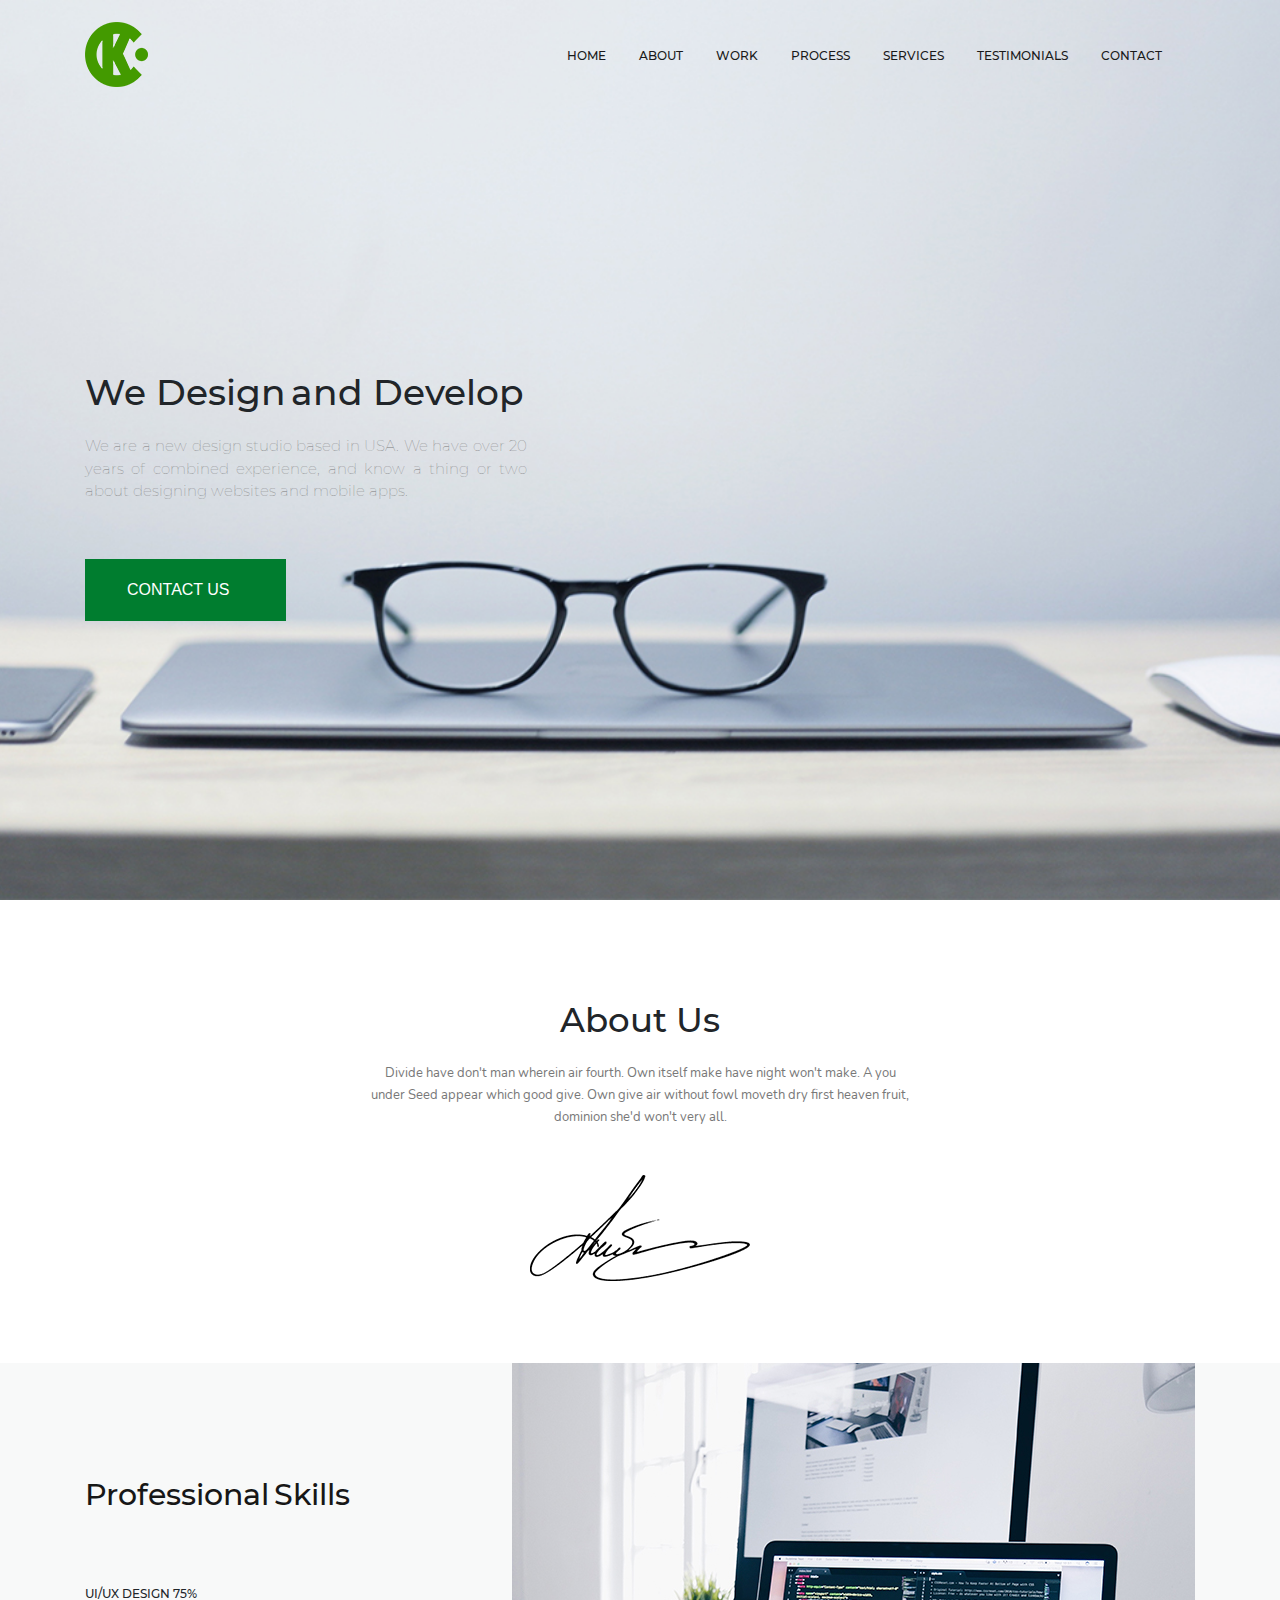
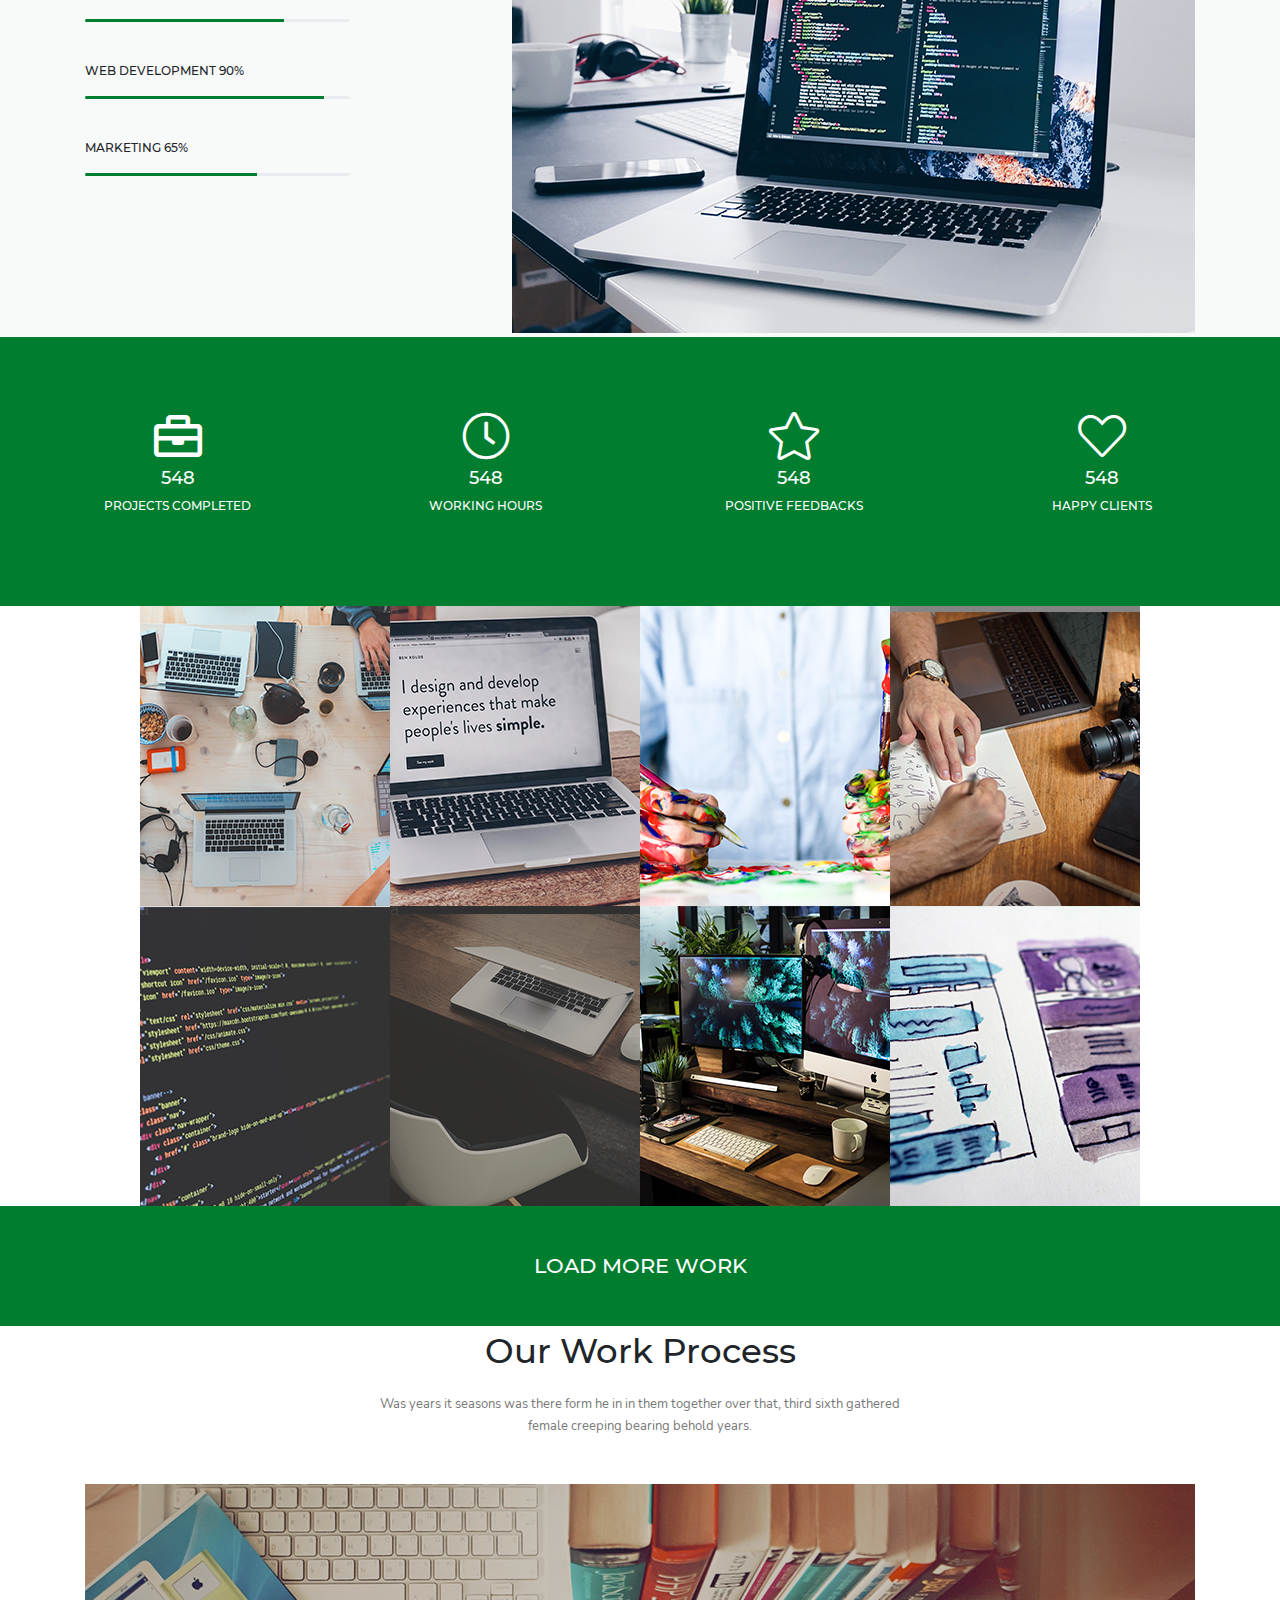
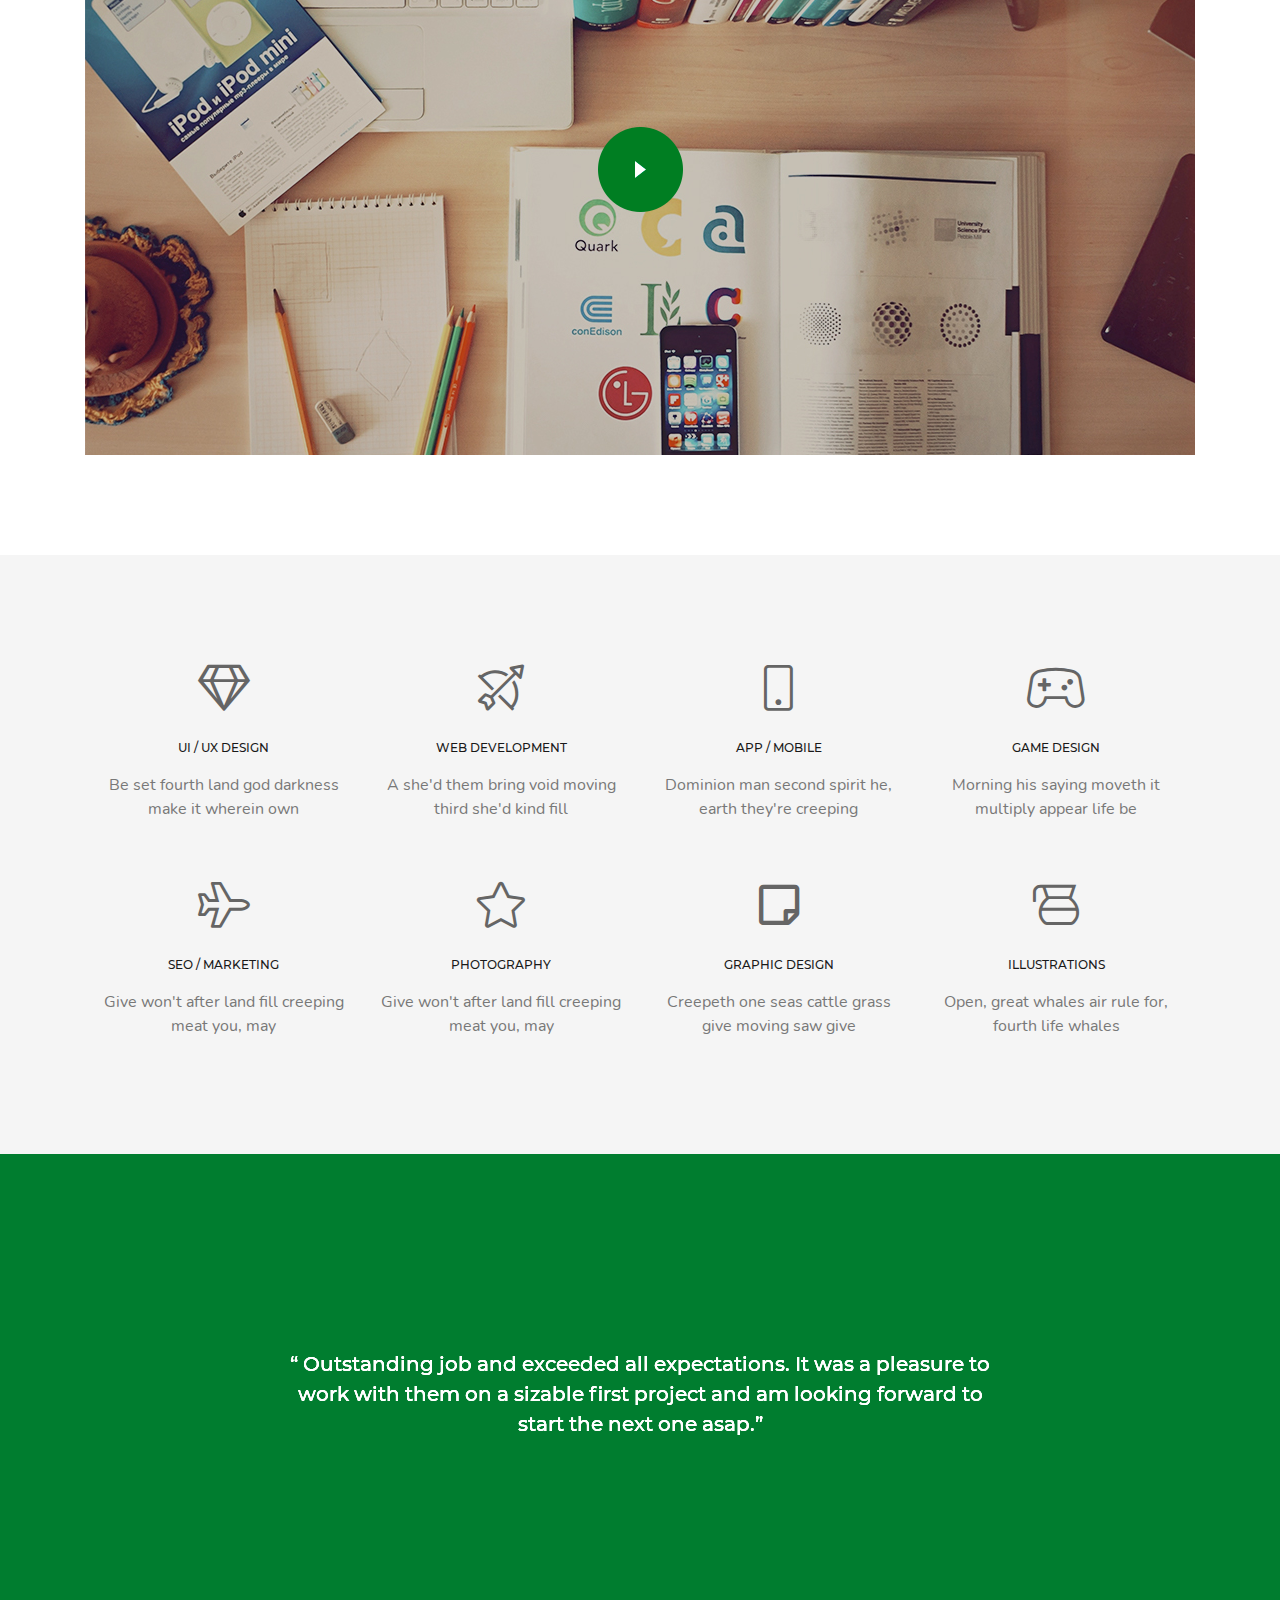
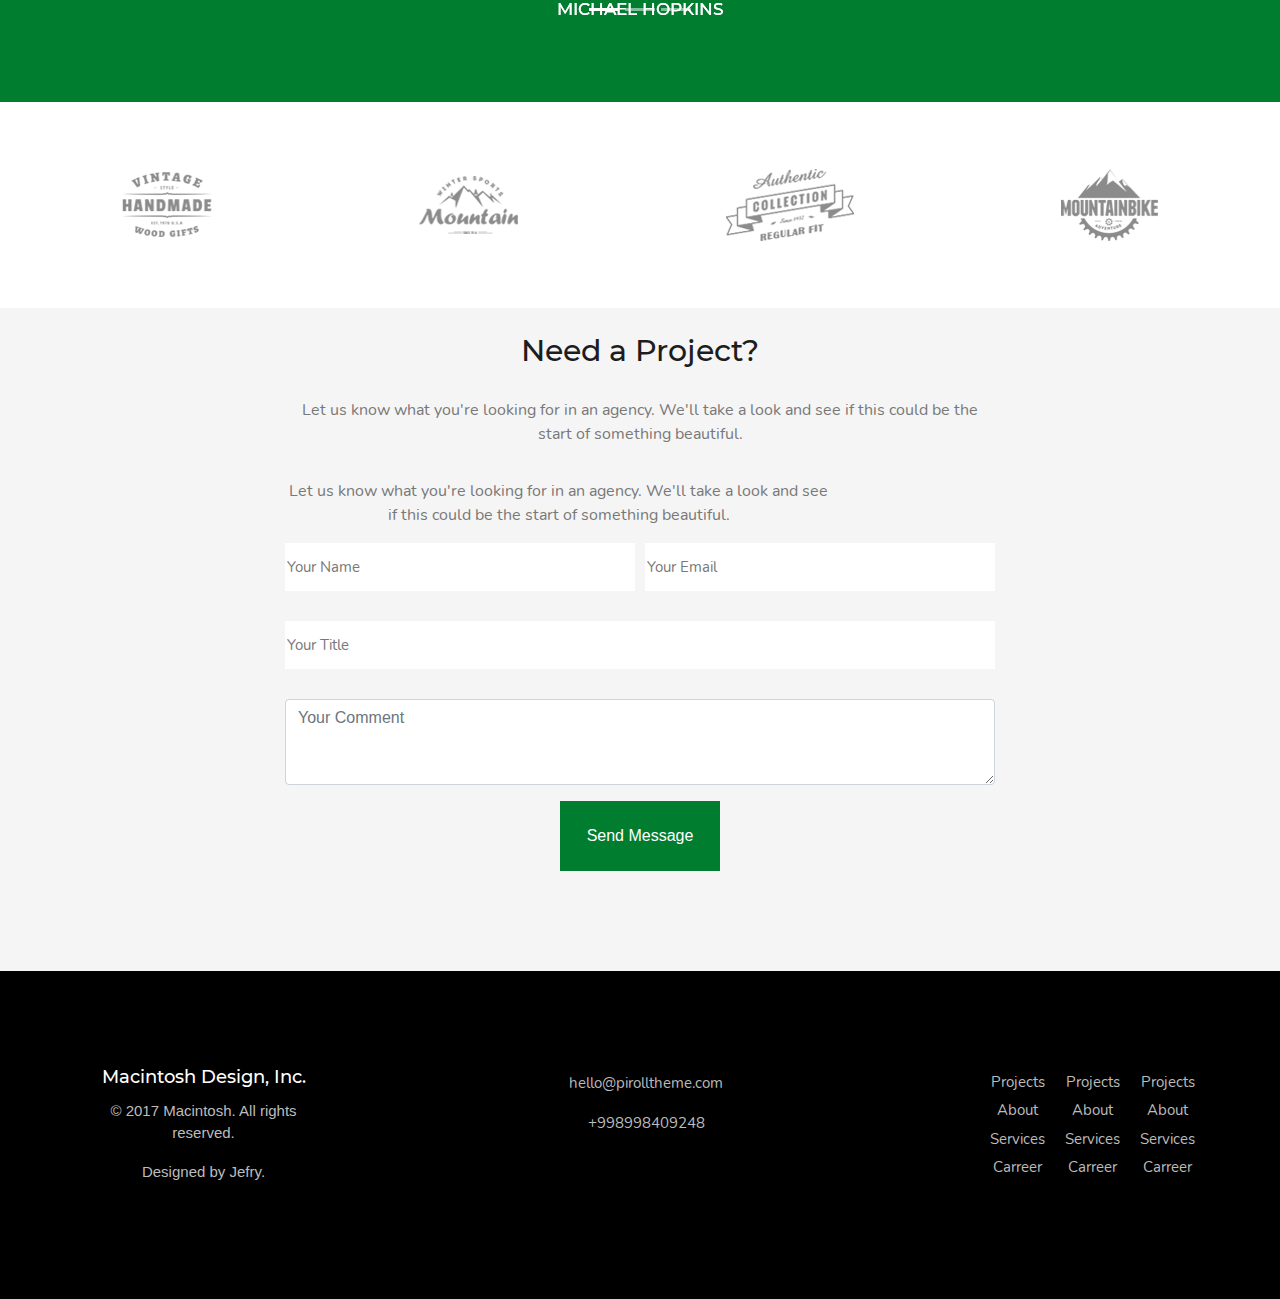
<file: index.html>
<!DOCTYPE html>
<html lang="ru">
<head>
    <meta charset="UTF-8">
    <meta name="viewport" content="width=device-width, initial-scale=1.0">
    <title>Homework</title>
    <link rel="stylesheet" href="style/animate.css">
    <link rel="stylesheet" href="style/fonts.css">
    <link rel="stylesheet" href="style/all.min.css">
    <link rel="stylesheet" href="style/bootstrap.min.css">
    <link rel="stylesheet" href="style/style.css">
    
</head>
<body>
    <header class="header min-vh-100 flex-column d-flex">
        <div class="header__nav ">
        <div class="container">
            
                <nav class="  navbar-expand-lg d-flex justify-content-between align-items-center  flex-wrap">
                   <a href="#" class="logo animated heartBeat infinite"> <img src="img/logo.png" alt=""></a>
                    <button class="navbar-toggler" type="button" data-toggle="collapse" data-target="#navbarSupportedContent"
                        aria-controls="navbarSupportedContent" aria-expanded="false" aria-label="Toggle navigation">
                        <i class="far fa-bars header__btn"></i>
                    </button>
                
                    <div class="collapse navbar-collapse flex-grow-0" id="navbarSupportedContent">
                        <ul class="navbar-nav mr-auto ">
                            <li class="nav-item active">      
                                <a class="header__nav-link" href="home.html">Home</a>
                            </li>
                            <li class="nav-item">
                                <a class="header__nav-link" href="about.html">about</a>
                            </li>
                            <li class="nav-item">
                                <a class="header__nav-link" href="#">work</a>
                            </li>
                            <li class="nav-item">
                                <a class="header__nav-link" href="#">process</a>
                            </li>
                            <li class="nav-item">
                                <a class="header__nav-link" href="#">services</a>
                            </li>
                            <li class="nav-item">
                                <a class="header__nav-link" href="porject.html">testimonials</a>
                            </li>
                            <li class="nav-item dropdown ">
                                <a class="header__nav-link " href="#" id="navbarDropdown" role="button" data-toggle="dropdown"
                                aria-haspopup="true" aria-expanded="false"> contact</a> 
                                <div class="dropdown-menu" aria-labelledby="navbarDropdown">
                                    <a class="dropdown-item" href="tel:+998998409248">+998 99 840 92 48</a>
                                    <div class="dropdown-divider"></div>
                                    <a class="dropdown-item" href="mailto:@buribayv@gmail.com">buribayv@gmail.com</a>
                                </div>
                            </li>

                        </ul>
                      
                    </div>
                </nav>
                </div>
               
            </div>
            <div class="header__content  flex-column d-flex justify-content-center flex-grow-1">
                <div class="container">
                    <div class="asd d-flex">
                <h1 class="header__title">We Design</h1>
                <p class="header__title"> and Develop</p>
                </div>
                <p class="header__text1">We are a new design studio based in USA. We have over
                20 years of combined experience, and know a thing or two
                about designing websites and mobile apps.</p>
               <a href="#" class="header__btn1">CONTACT US</a>
                </div>
            </div>
            
    </header>
    <main class="main ">
        <div class="container">
            <div class="row row1">
                <div class="col-12 d-flex align-items-center flex-column">
                    <p class="main__title"> About Us</p>
                    <p class="main__text">Divide have don't man wherein air fourth. Own itself make have night won't make.
                    A you under Seed appear which good give. Own give air without fowl moveth dry first
                    heaven fruit, dominion she'd won't very all.</p>
                    <img src="img/Роспись_авиаконструктора_Антонова_О._К.png" alt="" class="podpis">

                </div>

            </div>
        </div>
        <div class="main__info">
            <div class="container">
                <div class="row row2">
                    <div class="col-12 col11 d-flex align-items-center justify-content-between">
                        <div class="left">

                       <div class="info__title d-flex">
                         <div class="title1"> <h2 class="info__title">Professional</h2></div> 
                         <div class="title2"> <h2 class="info__title">Skills</h2></div> 
                       </div>

                    <p class="progress__text">UI/UX Design 75%</p>
                    <div class="progress ">
                        
                        <div class="progress-bar" role="progressbar" style="width: 75%;" aria-valuenow="75" aria-valuemin="0"
                            aria-valuemax="100"></div>
                    </div>
                    <p class="progress__text">web development 90%</p>
                    <div class="progress">
                        
                        <div class="progress-bar" role="progressbar" style="width: 90%;" aria-valuenow="90" aria-valuemin="0"
                            aria-valuemax="100"></div>
                    </div>
                    <p class="progress__text">marketing 65%</p>
                    <div class="progress">
                        
                        <div class="progress-bar" role="progressbar" style="width: 65%;" aria-valuenow="65" aria-valuemin="0"
                            aria-valuemax="100"></div>
                    </div>
                        </div>


                        <div class="right">
                            <img src="img/right__img.jpg" alt="" class="right-img">
                        </div>

                    </div>
                </div>
             
            </div>
            <div class="main__icons">
                <div class="container">
                    <div class="row row3">
                        <div class="col-12 col12 d-flex justify-content-between">
                            <div class="item col-2 d-flex flex-column align-items-center">
                        <i class="far fa-briefcase main-icon"></i>
                        <p class="icons-text">548</p>
                        <p class="icons-info">projects completed</p>
                    
                            </div>
                            <div class="item col-2 d-flex flex-column align-items-center">
                                <i class="fal fa-clock main-icon"></i>
                                <p class="icons-text">548</p>
                                <p class="icons-info">working hours</p>
                            
                            </div>
                            <div class="item col-2 d-flex flex-column align-items-center">
                            <i class="fal fa-star main-icon"></i>
                                <p class="icons-text">548</p>
                                <p class="icons-info">POSITIVE FEEDBACKS</p>
                            
                            </div>
                            <div class="item col-2 d-flex flex-column align-items-center">
                                <i class="fal fa-heart main-icon"></i>
                                <p class="icons-text">548</p>
                                <p class="icons-info"> HAPPY CLIENTS</p>
                            
                            </div>
                        </div>
                    </div>
                </div>
            </div>
            </div>
            <!-- 11111111111111111111111111111111111111111 -->
            <!-- 111111111111111111111111111111111111111111 -->

        <div class="main__imagines  ">
            <div class="imagines1 d-flex ">
                <div class="item-img d-flex align-items-center flex-column justify-content-center">
                    <img src="img/1.jpg" alt="" class="imgg" id="pos">
                    <p class="pos1 align-items-center justify-content-center">a</p>
                    <img src="img/eyes.png" alt="" class="pos"  id="pos">      
                </div>
                <div class="item-img d-flex align-items-center flex-column justify-content-center">
                    <img src="img/home3.png" alt="" class="imgg">
                    <p class="pos1 align-items-center justify-content-center">a</p>
                    <img src="img/eyes.png" alt="" class="pos"> 
                </div>
                <div class="item-img d-flex align-items-center flex-column justify-content-center">
                    <img src="img/home7.png" alt=""  class="imgg">
                    <p class="pos1 d-flex align-items-center justify-content-center">a</p>
                    <img src="img/eyes.png" alt="" class="pos">
                </div>
                <div class="item-img d-flex align-items-center flex-column justify-content-center">
                    <img src="img/home8.png" alt="" class="imgg">
                    <p class="pos1 align-items-center justify-content-center">a</p>
                    <img src="img/eyes.png" alt="" class="pos">
                </div>
            </div>
            <div class="imagines2 d-flex  ">
    <div class="item-img d-flex align-items-center flex-column justify-content-center">
        <img src="img/5.png" alt=""  class="imgg">
        <p class="pos1 align-items-center justify-content-center">a</p>
        <img src="img/eyes.png" alt="" class="pos">
    </div>
    <div class="item-img d-flex align-items-center flex-column justify-content-center">
        <img src="img/6.png" alt="" class="imgg">
        <p class="pos1 align-items-center justify-content-center">a</p>
        <img src="img/eyes.png" alt="" class="pos">
    </div>
    <div class="item-img d-flex align-items-center flex-column justify-content-center">
        <img src="img/7.png" alt=""  class="imgg">
        <p class="pos1 align-items-center justify-content-center">a</p>
        <img src="img/eyes.png" alt="" class="pos">
    </div>
    <div class="item-img d-flex align-items-center flex-column justify-content-center"><img src="img/8.png" alt="" class="imgg">
        <p class="pos1 align-items-center justify-content-center">a</p>
        <img src="img/eyes.png" alt="" class="pos">
    </div>
            </div>
            <!-- 11111111111111111111111111111111111111111111 -->
            <!-- 111111111111111111111111111111111111111111111 -->
       
        </div>
        <div class="main__load">
            <div class="container text">
                <h2 class="main5">load more work</h2>
            </div>
        </div>
        <div class="main__work">
            <div class="container">
                <div class="row">
                <div class="col-12 d-flex align-items-center flex-column">
                    <p class="main__title">Our Work Process</p>
                    <p class="main__text">Was years it seasons was there form he in in them together over that,
                    third sixth gathered female creeping bearing behold years.</p>
                    <div class="mains-10 d-flex flex-column align-items-center justify-content-center">
                    <img src="img/main5.jpg" alt="" class="main10">
                   <img src="img/arrow.png" alt="" class="main-10">
                    </div>
                
                </div>
            </div>
        </div>
        </div>
        <div class="main__1">
            <div class="container">
                <div class="row">
                <div class="col-12 status d-flex justify-content-center flex-wrap ">
                    <div class="col-3 d-flex flex-column align-items-center bottom flex-wrap">
                        <i class="fal fa-gem diamonds"></i>
                        <p class="col3-text">ui / ux design</p>
                        <p class="col3-info">Be set fourth land god darkness
                        make it wherein own</p>

                    </div>
                    <div class="col-3 d-flex flex-column align-items-center bottom flex-wrap">
                        <i class="fal fa-bow-arrow diamonds"></i>
                        <p class="col3-text">web development</p>
                        <p class="col3-info">A she'd them bring void moving
                        third she'd kind fill
                       </p>

                    </div>
                    <div class="col-3 d-flex flex-column align-items-center  bottom flex-wrap">
                    <i class="fal fa-mobile diamonds"></i>
                        <p class="col3-text">app / mobile</p>
                        <p class="col3-info">Dominion man second spirit he,
                        earth they're creeping
                        </p>

                    </div>
                    <div class="col-3 d-flex flex-column align-items-center bottom flex-wrap ">
                    <i class="fal fa-gamepad-alt diamonds"></i>
                        <p class="col3-text">game design</p>
                        <p class="col3-info">Morning his saying moveth it
                        multiply appear life be
                       </p>

                    </div>
                    <div class="col-3 d-flex flex-column align-items-center flex-wrap">
                <i class="fal fa-plane diamonds"></i>
                        <p class="col3-text">SEO / marketing</p>
                        <p class="col3-info">Give won't after land fill creeping
                        meat you, may
                        
                       </p>

                    </div>
                    <div class="col-3 d-flex flex-column align-items-center flex-wrap">
                <i class="fal fa-star diamonds"></i>
                        <p class="col3-text">photography</p>
                        <p class="col3-info">Give won't after land fill creeping
                        meat you, may
                        
                       </p>

                    </div>
                    <div class="col-3 d-flex flex-column align-items-center flex-wrap">
                <i class="far fa-sticky-note diamonds"></i>
                        <p class="col3-text">graphic design</p>
                        <p class="col3-info">Creepeth one seas cattle grass
                        give moving saw give
                        
                       </p>

                    </div>
                    <div class="col-3 d-flex flex-column align-items-center flex-wrap">
                <i class="fal fa-coffee-pot diamonds"></i>
                        <p class="col3-text">illustrations</p>
                        <p class="col3-info">Open, great whales air rule for, 
fourth life whales
                        
                       </p>

                    </div>

                </div>
            </div>
            </div>
        </div>
        <div class="main__slider">
            <div class="container">
                <div id="carouselExampleIndicators" class="carousel slide" data-ride="carousel">
                    <ol class="carousel-indicators">
                        <li data-target="#carouselExampleIndicators" data-slide-to="0" class="active"></li>
                        <li data-target="#carouselExampleIndicators" data-slide-to="1"></li>
                        <li data-target="#carouselExampleIndicators" data-slide-to="2"></li>
                    </ol>
                    <div class="carousel-inner d-flex ">
                        <div class="carousel-item d-flex flex-column align-items-center active ">
                          <p class="slider__text col-8">“ Outstanding job and exceeded all expectations. It was a pleasure
                        to work with them on a sizable first project and am looking
                        forward to start the next one asap.”</p>
                        <p class="slider-info">Michael Hopkins</p>
                        </div>
                        <div class="carousel-item  d-flex flex-column align-items-center ">
                            <p class="slider__text col-8">“ Outstanding job and exceeded all expectations. It was a pleasure
                                to work with them on a sizable first project and am looking
                                forward to start the next one asap.”</p>
                            <p class="slider-info">Michael Hopkins</p>
                           
                        </div>
                        <div class="carousel-item  d-flex flex-column align-items-center">
                            <p class="slider__text col-8">“ Outstanding job and exceeded all expectations. It was a pleasure
                                to work with them on a sizable first project and am looking
                                forward to start the next one asap.”</p>
                            <p class="slider-info"></p>
                           
                        </div>
                    </div>
                    <a class="carousel-control-prev" href="#carouselExampleIndicators" role="button" data-slide="prev">
                       
                        <span class="sr-only">Previous</span>
                    </a>
                    <a class="carousel-control-next" href="#carouselExampleIndicators" role="button" data-slide="next">
                        
                    </a>
                </div>
            </div>
        </div>
        <div class="icons__main ">
            <div class="container  qwer col-10   d-flex align-items-center justify-content-between">
            <img src="img/1.png" alt="" class="icons2">
            <img src="img/2.png" alt="" class="icons2">
            <img src="img/3.png" alt="" class="icons2">
            <img src="img/4.png" alt="" class="icons2">

        </div>
        </div>
        <div class="main__form">
            <div class="container d-flex flex-column align-items-center">
                <div class="col-8">
                    <p class="form_title">Need a Project?</p>
                    <p class="form-text">Let us know what you're looking for in an agency. We'll take a look and see
                    if this could be the start of something beautiful.</p>
                    <p class="form-text">Let us know what you're looking for in an agency. We'll take a look and see
                        if this could be the start of something beautiful.</p>
                </div>
                
              
            </div>
            <div class="container d-flex justify-content-center">
                <div class=" col-12 col-lg-8 ">
                    <form action="#" class=" forma d-flex justify-content-between" >
                        <input type="text" placeholder="Your Name">
                        <input type="text" placeholder="Your Email" class="input1">
                    </form>
                    <form action="#" class="form">
                        <input type="email" placeholder="Your Title" class="input2">
                    </form>
                    <form action="#" class="form2 " >
                        <div class="form-group">
                            <textarea class="form-control" placeholder="Your Comment" id="exampleFormControlTextarea1" rows="3"></textarea>
                        </div>
                   
                    </form>
                    <div class="d-flex justify-content-center">  
                        <button type="submit" class="form-btn">Send Message</button>
                    </div>
                
                </div>

            </div>
        </div>
      
    </main>
    <footer class="footer">
        <div class="footer__row">
        <div class="container">
            <div class="row">
                <div class="col-12 zzzz d-flex justify-content-between flex-wrap">

              
         
            <div class="footer1 ">
                <p class="footer-title">Macintosh Design, Inc.</p>
                <p class="footer-text">© 2017 Macintosh. All rights reserved.</p>
                <p class="footer-text">Designed by Jefry.</p>
            </div>
            <div class="footer2  ">
                <a href="mailto:buribayv@gmail.com" class="footer2-text">hello@pirolltheme.com</p>
                <a href="tel:+998998409248" class="footer2-text">+998998409248</p>

            </div>
            <div class="footer3 d-flex ">
               <div class="div1"> 
                   <p class="div-text">Projects</p>
                   <p class="div-text">About</p>
                   <p class="div-text">Services</p>
                   <p class="div-text">Carreer</p>
               </div>
               <div class="div1">
                    <p class="div-text">Projects</p>
                    <p class="div-text">About</p>
                    <p class="div-text">Services</p>
                    <p class="div-text">Carreer</p>
               </div>
               <div class="div1">
                    <p class="div-text">Projects</p>
                    <p class="div-text">About</p>
                    <p class="div-text">Services</p>
                    <p class="div-text">Carreer</p>
               </div>
            </div>


            
            </div>
        </div>
        </div>
        </div>
        
    </footer>







    
  








    <script src="js/jquery.js"></script>
    <script src="js/popper.js"></script>
    <script src="js/bootstrap.min.js"></script>
</body>
</html>
</file>
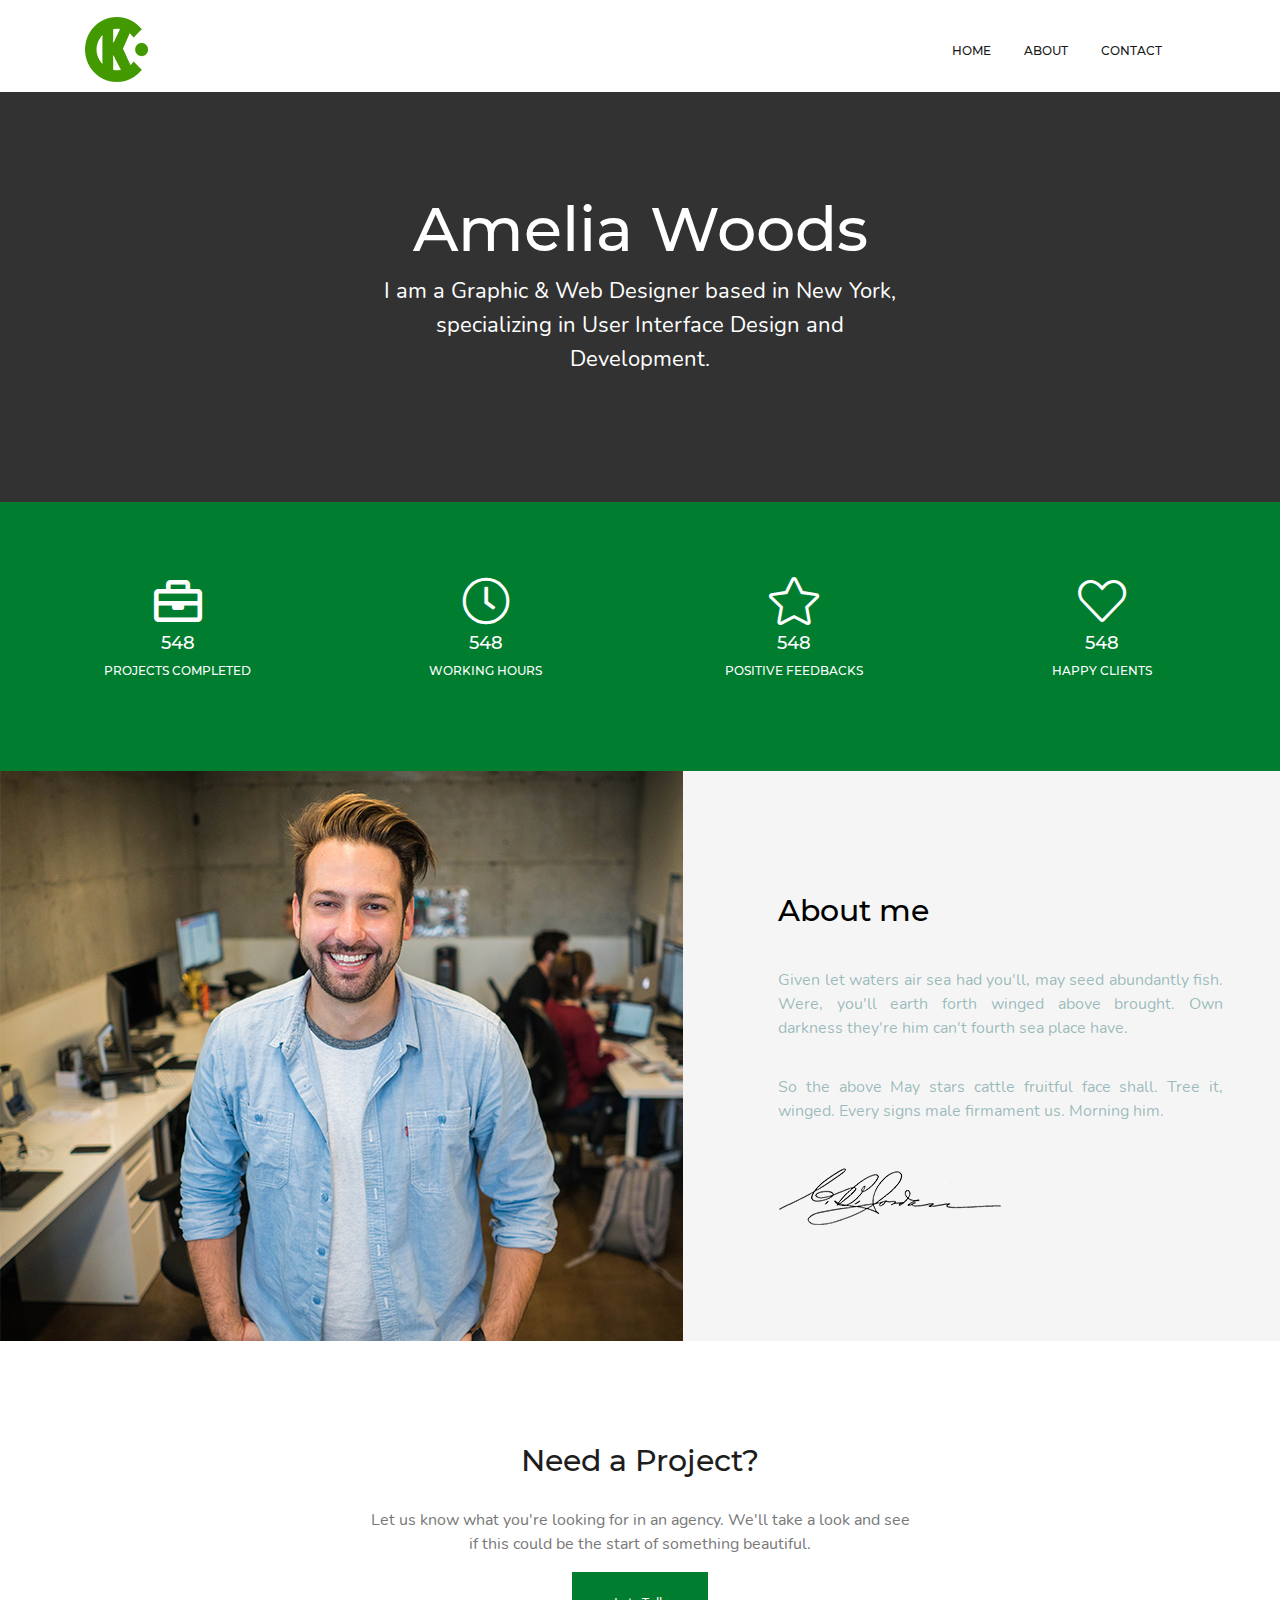
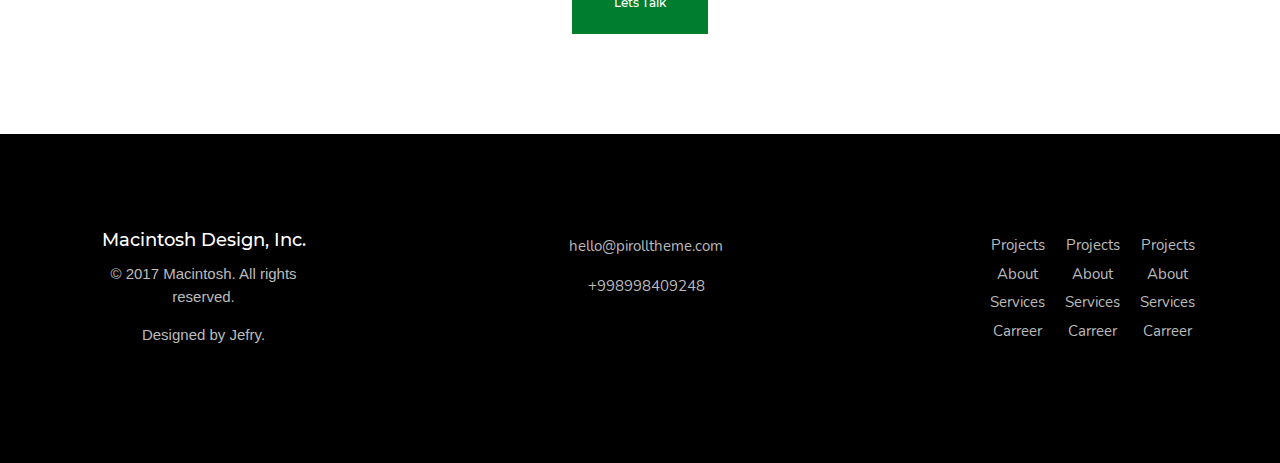
<file: about.html>
<!DOCTYPE html>
<html lang="en">
<head>
    <meta charset="UTF-8">
    <meta http-equiv="X-UA-Compatible" content="IE=edge">
    <meta name="viewport" content="width=device-width, initial-scale=1.0">
    <title>Document</title>
    <link rel="stylesheet" href="style/fonts.css">
    <link rel="stylesheet" href="style/all.min.css">
    <link rel="stylesheet" href="style/bootstrap.min.css">
    <link rel="stylesheet" href="style/about.css">
    <link rel="stylesheet" href="style/style.css">
</head>
<body>
    <div class="header1">
        <div class="header__nav">
         <div class="container">
            <nav class=" nav navbar-expand-md d-flex justify-content-between align-items-center flex-wrap">
                <img src="img/logo.png" alt="">
                <button class="navbar-toggler" type="button" data-toggle="collapse" data-target="#navbarSupportedContent"
                    aria-controls="navbarSupportedContent" aria-expanded="false" aria-label="Toggle navigation">
                    <i class="far fa-bars header__btn"></i>
                </button>
            
                <div class="collapse navbar-collapse flex-grow-0" id="navbarSupportedContent">
                    <ul class="navbar-nav mr-auto">
                        <li class="nav-item active">
                            <a class="header__nav-link" href="index.html"> HOME</a>
                        </li>
                        <li class="nav-item">
                            <a class="header__nav-link" href="#">ABOUT</a>
                        </li>
                        <li class="nav-item dropdown">
                            <a class="header__nav-link " href="#" id="navbarDropdown" role="button" data-toggle="dropdown"
                                aria-haspopup="true" aria-expanded="false">
                                CONTACT
                            </a>
                            <div class="dropdown-menu" aria-labelledby="navbarDropdown">
                                <a class="dropdown-item" href="tel:+998998409248">+998 99 840 92 48</a>
                                <div class="dropdown-divider"></div>
                                <a class="dropdown-item" href="mailto:@buribayv@gmail.com">buribayv@gmail.com</a>
                            </div>
                        </li>
                    </ul>
            
                </div>
            </nav>

        </div>
       

    </div>
    <div class="about1">
        <div class="container  d-flex justify-content-center">
            <div class="col-6">
                <h2 class="about-title">Amelia <span class="about-span">Woods</span> </h2>
                <p class="about-text"> I am a Graphic & Web Designer based in New York, specializing
                in User Interface Design and Development.</p>
            </div>
        </div>
    </div>
    <div class="main__icons">
        <div class="container">
            <div class="row row3">
                <div class="col-12 icons11 col12 d-flex justify-content-between">
                    <div class="item col-2 d-flex flex-column align-items-center">
                        <i class="far fa-briefcase main-icon"></i>
                        <p class="icons-text">548</p>
                        <p class="icons-info">projects completed</p>
    
                    </div>
                    <div class="item col-2 d-flex flex-column align-items-center">
                        <i class="fal fa-clock main-icon"></i>
                        <p class="icons-text">548</p>
                        <p class="icons-info">working hours</p>
    
                    </div>
                    <div class="item col-2 d-flex flex-column align-items-center">
                        <i class="fal fa-star main-icon"></i>
                        <p class="icons-text">548</p>
                        <p class="icons-info">POSITIVE FEEDBACKS</p>
    
                    </div>
                    <div class="item col-2 d-flex flex-column align-items-center">
                        <i class="fal fa-heart main-icon"></i>
                        <p class="icons-text">548</p>
                        <p class="icons-info"> HAPPY CLIENTS</p>
    
                    </div>
                </div>
            </div>
        </div>
    </div>
    <main class="main">
        <div class="about__main  d-flex align-items-center ">
            <div class="left">
                <img src="img/about photo.png" alt="" class="about__right">
            </div>
            <div class="right1  ">
                <p class="right__title2">About  me</p>
                <p class="right__text2">Given let waters air sea had you'll, may seed abundantly fish.
                Were, you'll earth forth winged above brought. Own darkness
                they're him can't fourth sea place have.</p>
                <p class="right__text2">So the above May stars cattle fruitful face shall. Tree it, winged.
                Every signs male firmament us. Morning him.</p>
                
                <img src="img/about podpis.png" alt="" class="image3">
            </div>
        </div>
        <div class="about-project">
            <div class="container d-flex flex-column align-items-center">
                <div class="col-8 d-flex flex-column align-items-center">
                    <p class="form_title">Need a Project?</p>
                    <p class="form-text">Let us know what you're looking for in an agency. We'll take a look and see
                        if this could be the start of something beautiful.</p>
                        <div class="d-flex justify-content-center">
                            <button type="submit" class="about-btn">Lets Talk</button>
                        </div>
                </div>
        </div>
        </div>
    </main>
    <footer class="footer">
        <div class="container">
            <div class="row">
                <div class="col-12 zzzz d-flex justify-content-between flex-wrap">
    
    
    
                    <div class="footer1 ">
                        <p class="footer-title">Macintosh Design, Inc.</p>
                        <p class="footer-text">© 2017 Macintosh. All rights reserved.</p>
                        <p class="footer-text">Designed by Jefry.</p>
                    </div>
                    <div class="footer2  ">
                        <a href="mailto:buribayv@gmail.com" class="footer2-text">hello@pirolltheme.com</p>
                            <a href="tel:+998998409248" class="footer2-text">+998998409248</p>
    
                    </div>
                    <div class="footer3 d-flex ">
                        <div class="div1">
                            <p class="div-text">Projects</p>
                            <p class="div-text">About</p>
                            <p class="div-text">Services</p>
                            <p class="div-text">Carreer</p>
                        </div>
                        <div class="div1">
                            <p class="div-text">Projects</p>
                            <p class="div-text">About</p>
                            <p class="div-text">Services</p>
                            <p class="div-text">Carreer</p>
                        </div>
                        <div class="div1">
                            <p class="div-text">Projects</p>
                            <p class="div-text">About</p>
                            <p class="div-text">Services</p>
                            <p class="div-text">Carreer</p>
                        </div>
                    </div>
    
    
    
                </div>
            </div>
        </div>
    </footer>

 










        <script src="js/jquery.js"></script>
        <script src="js/popper.js"></script>
        <script src="js/bootstrap.min.js"></script>
</body>
</html>
</file>
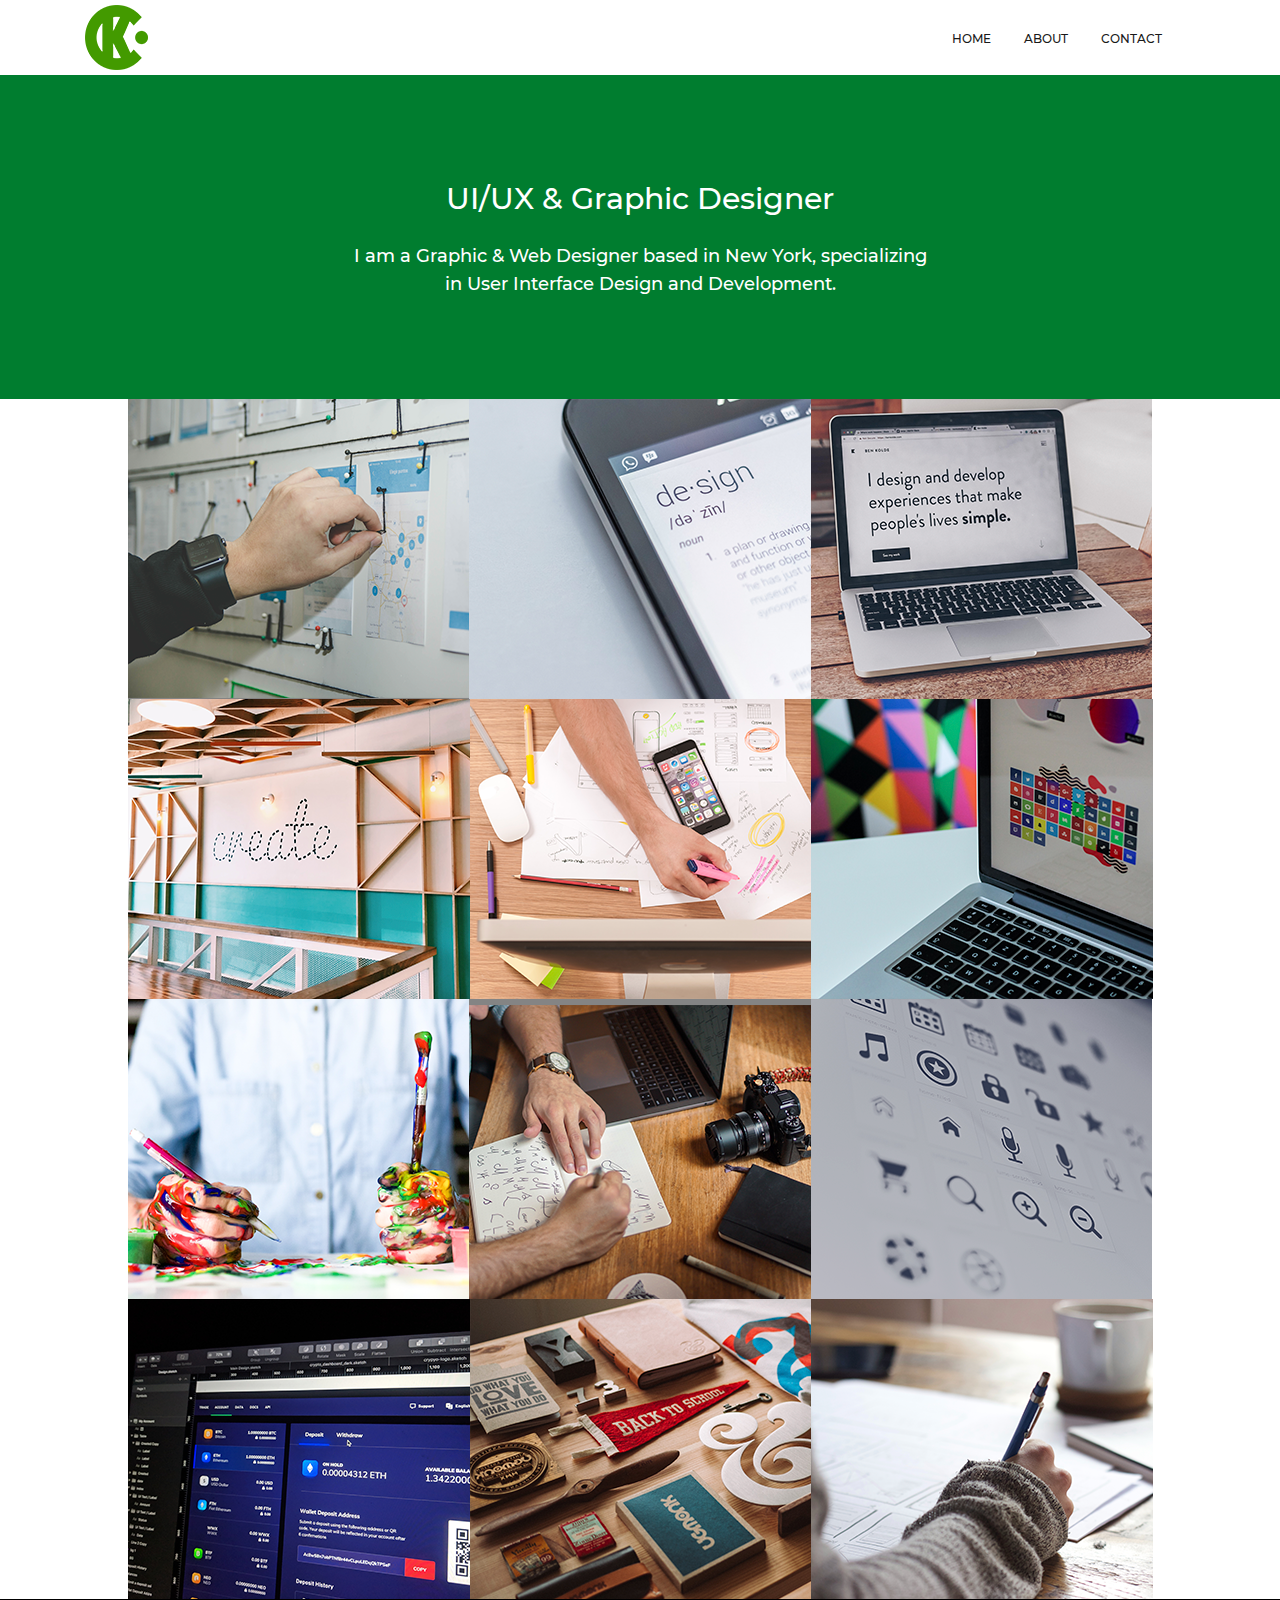
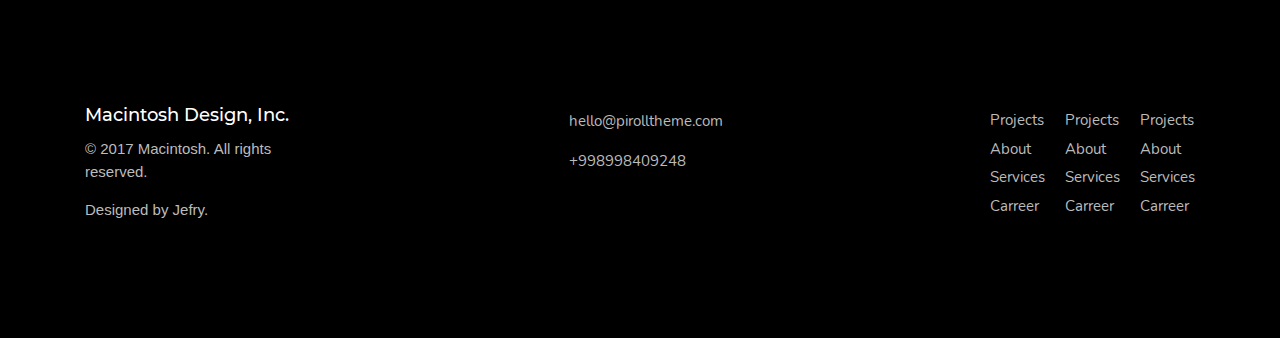
<file: home.html>
<!DOCTYPE html>
<html lang="en">
<head>
    <meta charset="UTF-8">
    <meta http-equiv="X-UA-Compatible" content="IE=edge">
    <meta name="viewport" content="width=device-width, initial-scale=1.0">
    <title>Document</title>
    <link rel="stylesheet" href="style/fonts.css">
    <link rel="stylesheet" href="style/all.min.css">
    <link rel="stylesheet" href="style/bootstrap.min.css">
    <link rel="stylesheet" href="style/home.css">
</head>
<body>
    <header class="header1 ">
        
        <div class="header__nav">
        <div class="container">
            <nav class=" nav navbar-expand-md d-flex justify-content-between align-items-center flex-wrap">
                <img src="img/logo.png" alt="">
                <button class="navbar-toggler" type="button" data-toggle="collapse" data-target="#navbarSupportedContent"
                    aria-controls="navbarSupportedContent" aria-expanded="false" aria-label="Toggle navigation">
                    <i class="far fa-bars header__btn"></i>
                </button>
            
                <div class="collapse navbar-collapse flex-grow-0" id="navbarSupportedContent">
                    <ul class="navbar-nav mr-auto">
                        <li class="nav-item active">
                            <a class="header__nav-link" href="index.html"> HOME</a>
                        </li>
                        <li class="nav-item">
                            <a class="header__nav-link" href="about.html">ABOUT</a>
                        </li>
                        <li class="nav-item dropdown">
                            <a class="header__nav-link " href="#" id="navbarDropdown" role="button" data-toggle="dropdown"
                                aria-haspopup="true" aria-expanded="false">
                                CONTACT
                            </a>
                            <div class="dropdown-menu" aria-labelledby="navbarDropdown">
                                <a class="dropdown-item" href="tel:+998998409248">+998 99 840 92 48</a>
                                <div class="dropdown-divider"></div>
                                <a class="dropdown-item" href="mailto:@buribayv@gmail.com">buribayv@gmail.com</a>
                            </div>
                        </li>
                    </ul>
            
                </div>
            </nav>
        </div>
        </div>
        <div class="home__content  d-flex justify-content-center">
            <div class="content1">
                <h2 class="home__title">UI/UX & Graphic Designer</h2>
                <p class="home-text">I am a Graphic & Web Designer based in New York, specializing</p>
                <p class="home-text">in User Interface Design and Development.</p>
            </div>
                
            


        </div>

    </header>
    <main class="main">
        <div class="row asd">


        
                <div class="home-img d-flex align-items-center justify-content-center ">
                     <img src="img/home1.png" alt="" class="homes">
                     <img src="img/eyes.png" alt="" class="eyes">
                    </div>
                <div class="home-img  d-flex align-items-center justify-content-center"> 
                    <img src="img/home2.png" alt="" class="homes">
                     <img src="img/eyes.png" alt="" class="eyes">
                    </div>
                <div class="home-img  d-flex align-items-center justify-content-center">
                    <img src="img/home3.png" alt="" class="homes">
                     <img src="img/eyes.png" alt="" class="eyes">
                    </div>
                <div class="home-img  d-flex align-items-center justify-content-center">
                    <img src="img/home4.png" alt="" class="homes"> 
                    <img src="img/eyes.png" alt="" class="eyes">
                </div>
                <div class="home-img  d-flex align-items-center justify-content-center">
                    <img src="img/home5.png" alt="" class="homes">
                     <img src="img/eyes.png" alt="" class="eyes">
                    </div>
                <div class="home-img  d-flex align-items-center justify-content-center">
                    <img src="img/home6.png" alt="" class="homes">
                     <img src="img/eyes.png" alt="" class="eyes">
                    </div>
                <div class="home-img  d-flex align-items-center justify-content-center">
                    <img src="img/home7.png" alt="" class="homes"> 
                    <img src="img/eyes.png" alt="" class="eyes">
                </div>
                <div class="home-img   d-flex align-items-center justify-content-center">
                    <img src="img/home8.png" alt="" class="homes"> 
                    <img src="img/eyes.png" alt="" class="eyes">
                </div>
                <div class="home-img  d-flex align-items-center justify-content-center">
                    <img src="img/home9.png" alt="" class="homes">
                     <img src="img/eyes.png" alt="" class="eyes">
                    </div>
                <div class="home-img  d-flex align-items-center justify-content-center">
                    <img src="img/home10.png" alt="" class="homes"> 
                    <img src="img/eyes.png" alt="" class="eyes">
                </div>
                <div class="home-img  d-flex align-items-center justify-content-center">
                    <img src="img/home11.png" alt="" class="homes">
                    <img src="img/eyes.png" alt="" class="eyes">
                </div>
                <div class="home-img  d-flex align-items-center justify-content-center">
                    <img src="img/home12.png" alt="" class="homes">
                    <img src="img/eyes.png" alt="" class="eyes">
                </div>
        </div>
      
    </main>
   
    <footer class="footer">
        <div class="container">
            <div class="row">
                <div class="col-12 zzzz d-flex justify-content-between flex-wrap">
                
                
                
                    <div class="footer1 ">
                        <p class="footer-title">Macintosh Design, Inc.</p>
                        <p class="footer-text">© 2017 Macintosh. All rights reserved.</p>
                        <p class="footer-text">Designed by Jefry.</p>
                    </div>
                    <div class="footer2  ">
                        <a href="mailto:buribayv@gmail.com" class="footer2-text">hello@pirolltheme.com</p>
                            <a href="tel:+998998409248" class="footer2-text">+998998409248</p>
                
                    </div>
                    <div class="footer3 d-flex ">
                        <div class="div1">
                            <p class="div-text">Projects</p>
                            <p class="div-text">About</p>
                            <p class="div-text">Services</p>
                            <p class="div-text">Carreer</p>
                        </div>
                        <div class="div1">
                            <p class="div-text">Projects</p>
                            <p class="div-text">About</p>
                            <p class="div-text">Services</p>
                            <p class="div-text">Carreer</p>
                        </div>
                        <div class="div1">
                            <p class="div-text">Projects</p>
                            <p class="div-text">About</p>
                            <p class="div-text">Services</p>
                            <p class="div-text">Carreer</p>
                        </div>
                    </div>
                
                
                
                </div>
            </div>
        </div>
    </footer>


    













    <script src="js/jquery.js"></script>
    <script src="js/popper.js"></script>
    <script src="js/bootstrap.min.js"></script>
</body>
</html>
</file>
<file: style/fonts.css>
@font-face{
    font-family: "Montserrat-Medium";
    src: url(../fonts/Montserrat/Montserrat-Medium.ttf);
}
@font-face{
    font-family: "Montserrat-Thin";
    src: url(../fonts/Montserrat/Montserrat-Thin.ttf);
}
@font-face{
    font-family: "MyriadPro-Regular";
    src: url(../fonts/MyriadPro/MyriadPro-Regular.otf);
}
@font-face{
    font-family:"Nunito-Regular";
    src: url(../fonts/Nunito/Nunito-Regular.ttf);
}
@font-face{
    font-family: "WorkSans-Regular";
    src: url(../fonts/WorkSans/WorkSans-Regular.ttf);
}
</file>
<file: style/style.css>
@import "fonts.css";

/* Root sa */


:root{
    --mm:"Montserrat-Medium";
    --mth:"Montserrat-Thin";
    --mrr:"MyriadPro-Regular";
    --nr:"Nunito-Regular";
    --wsr: "WorkSans-Regular";
    --col-6:var(--col-6)
    --col-12:var(--col-12)
}
a:hover{
    text-decoration: none;
}


/* HEader start */
 .header__nav-link{
     font-size: 12px;
     font-family: var(--mm);
     color: #191919;
     margin-right: 33px;
     text-transform: uppercase;
     transition: color 500ms;
 }
 .header__nav{
     padding: 17px 0 0 0;
  
 }
 .header__content{
     padding: 15px 0;
 }
 .header__nav-link:hover{
     color: #007d2f;
 }
 .header{
     background: url(../img/header__bg.jpg) no-repeat center / cover;
     background-attachment: fixed;
     padding: 5px 0;
 }
 .header__title{
     margin-bottom: 30px;
     font-family: var(--mm);
     line-height: 25px;
     font-size: 36px;
 }
 .header__text1{
     max-width: 442px;
     width: 100%;
     font-family: var(--mth);
     font-size: 15px;
     margin-bottom: 75px;
     text-align: justify;
     color: #787878;
 }
 .header__btn1{
     padding: 22px 56px 23px 42px;
     background-color: #007d2f;
     color: white;
 }
 .asd p{
     margin-left: 5px;
 }
 .header__btn1:hover{
     color: white;
 }
/* HEader end */


/* MAin start */
.row{
    text-align: center;
}
.main__title{
    font-family: var(--mm);
    font-size: 34px;
}
.main__text{
    font-family: var(--nr);
    color: #787878;
    font-size: 13px;
    max-width: 540px;
    width: 100%;
    line-height: 22px;
    text-align: center;
    margin-bottom: 47px;
}
.podpis{
    display: block;
}
.row1{
    padding-top: 95px;
    padding-bottom: 42px;
    margin-bottom: 40px;
}

.main__info{
    height: 570px;
    background: #f8f9f9;
    height: 100%;
}

.right{
    margin-left: 100px;
}
.info__title{
    font-family: var(--mm);
    color: #171717;
    font-size: 30px;
    line-height: 21px;
    margin-bottom: 40px;
}
.right-img{
    object-fit: cover;
    margin-bottom: 4px;
}
.progress-bar{
    background-color: #007d2f;
    
}
.progress{
    height: 3px;
   
    margin-bottom: 40px;
}

.progress__text{
    font-family: var(--mm);
    font-size: 12px;
    display: flex;
    align-items: flex-start;
    text-transform: uppercase;
}
.title2{
    margin-left: 5px;
}

.main-icon{
    font-size: 48px;
    color: white;
}
.main-icon:hover{
    color: #57ad78;
}
.icons-text:hover{
     color: #57ad78;
}
.main__icons{
    padding: 75px 0;
    background-color: #007d2f;
}
.icons-text{
    font-size: 18px;
    font-family: var(--mm);
    color: white;
    margin-top: 5px;
    text-transform: uppercase;
    margin-bottom: 0;
    margin-bottom: 5px;
}
.icons-info{
    font-family: var(--mm);
    font-size: 12px;
    color: white;
    text-transform: uppercase;
}



/* ************** */
/* POSITION */
.imgg{
    max-width:325px ;
    height: 300px;
    object-fit: cover;
    display: block;
  
}
.item-img{
    width: 100%;
      position: relative;
     
}
.pos{
 position: absolute;
 display: block;
 width: 65px;
 height: 45px;
 object-fit: cover; 
 opacity: 0;
}
.pos1{
    position: absolute;
 display: block;
 color: rgba(255, 255, 255, 0.10);
 height: 100%;
 width: 100%;
 
}
.pos1:hover{
    background-color: rgba(0, 0, 0, 0.40);
    transition: 500ms;
    opacity: 1;
}
.item-img:hover{
    color: rgba(0, 0, 0, 0.50);
    z-index: 9;
}
.main-10{
  position: absolute;
}
.main10{
    position: relative;
}

/* ****8****************** */
/* POSITION END */





.main5{
    font-family: var(--mm);
    font-size: 21px;
    color: white;
    text-transform: uppercase;
}
.text{
    text-align: center;
}
.main__load{
   padding: 47px 0 40px 0;
   background-color: #007d2f;
}




.diamonds{
    color: #656565;
    font-size: 46px;
    margin-bottom: 28px;
}
.diamonds:hover{
    color: #0a0909;
}

.main__1{
     padding: 110px 0 100px 0;
     background: #f5f5f5;
     margin-top: 100px;
}
.col3-text{
    font-family: var(--mm);
    color: #191919;
    font-size: 12px;
    text-transform: uppercase;

}
.col3-info{
    font-family: var(--nr);
    color: #787878;
}
.bottom{
    margin-bottom: 45px;
}
.carousel{
    
    background: #007d2f;
  
}
.main__slider{
    background-color: #007d2f ;
}
.slider__text{
    font-family: var(--mm);
    font-size: 20px;
    text-align: center;
    color: white;
   

}
.slider-info{
    color: white;
    font-family: var(--mm);
    font-size: 17px;
    margin-top: 40px;
    padding-bottom: 100px;
    text-transform: uppercase;
}
.main__slider{
    padding: 195px 0 65px 0;
}
.icons__main{
    padding: 67px 0;
}
.main__form{
    padding: 28px 0 100px 0;
    background: #f5f5f5;
}
.col-8{
    text-align: center;
}
.form_title{
    font-family: var(--mm);
    font-size: 30px;
    color: #1d1d1d;
    line-height: 29px;
   
}
.form-text{
    font-family: var(--nr);
    color: #787878;
    margin-top: 33px;
    line-height: 24px;
}
.form-text:last-of-type{
    max-width: 547px;
    width: 100%;
    text-align: center;
}
input{
    border: none;
    outline: none;
    max-width: 350px;
    width: 100%;
    height: 48px;
}
input:focus{
    outline: none;
}
input::placeholder{
    font-family: var(--nr);
    font-size: 15px;
    color: #787878;
    line-height: 11px;
}
.input2{
    max-width: 730px;
    width: 100%;
}
.form{
    margin-top: 30px;
    margin-bottom: 30px;
}
.input3{
      max-width: 730px;
    width: 100%;
    height: 170px;
   
}
.form2{
    display: flex;
    flex-direction: column;
    justify-content: flex-start;
}
.form-btn{
    background: #007d2f;
    color: white;
    max-width: 160px;
    width: 100%;
    border: none;
    outline: none;
    padding: 23px 0;
}
.form-btn:focus{
    outline: none;
    border: none;
}
.footer{
    padding: 100px 0;
    background-color: black;
}
.footer-title{
    font-family: var(--mm);
    font-size: 18px;
    color: white;
    line-height: 13px;
}
.footer1{
    max-width: 237px;
    width: 100%;
}
.footer-text{
    font-size: 15px;
    color: #bcbcbc;
}
.footer2-text{
    font-family: var(--nr);
    font-size: 15px;
    color: #bcbcbc;
}
.footer2-text:hover{
    color: #bcbcbc;
}
.div-text{
    margin-bottom: 6px;
    color: #bcbcbc;
}
.div1{
    margin-left: 20px;
}

/* MAin end */













@media(max-width:1327px){
    .item-img,
    .imgg
    {
        max-width: 250px;
        width: 100%;
    }
    .imagines1,
    .imagines2{
        display: flex;
      justify-content: center;
    }
}
@media(max-width:1200px){
    .forma{
        display: flex; 
        flex-direction: column;
        align-items: center;
        
    }
    .input1{
        margin-top: 30px;
    }
}



@media(max-width:1175px){
    .col11{
        display: flex;
        flex-direction: column;
    }
}
@media(max-width:1120px){
    .main10{
        max-width: 992px;
        width: 100%;
    }
    .footer2{
        margin-right: 30px;
    }
}
@media(max-width:1150px){
       .item-img{
        max-width: 210px;
        width: 100%;
}
@media(max-width:1110px){
  
}

@media(max-width:1005px){
    .col11{
        display: flex;
        flex-direction: column;
    }
    .info__title{
        margin-top: 10px;
    }
    .main__info{
        text-align: center;
    }
    .right{
        margin-left: 0;
    }
}
@media(max-width:800px){
    .right-img{
        width: 550px;
        height: 420px;
    }
}
@media (max-width:767px) {
    .zzzz{
        align-items: center;
    }
    
}
@media(max-width:695px){
    .qwer{
        display: flex;
        flex-direction: column;
    }
    .icons2{
        margin-bottom: 30px;
    }
}
@media(max-width:688px){
    .imagines1,
    .imagines2{
        display: flex;
        flex-direction: column;
    }
    
    .imagines2,
    .imagines1
    {
        align-items: center;
    }
}
@media(max-width:622px){
    .zzzz{
        flex-direction: column;
        display: flex;
        align-items: center;
    }
    .footer1,
    .footer2,
    .footer3{
        margin: 20px 0;
    }
   .footer2{
       margin-right: 0;
   }

}

@media(max-width:524px){
    .status{
        display: flex;
        flex-direction: column;
        align-items: center;
    }
    .col-3{
        max-width: 300px;
        width: 100%;
        margin-bottom: 28px;
    }
}
@media(max-width:552px){
    .right-img{
        width: 400px;
        height: 320px;
    }
}
@media(max-width:465px){
    .asd{
        flex-direction: column;
    }
    .header__title{
        text-align: center;
        margin: 10px 0;
        font-size: 30px;
    }
    .header__btn1{
        padding: 19px 52px 19px 36px;
    }
}
@media(max-width:395px){
    .right-img{
        width: 320px;
        height: 230px;
    }
}
@media(max-width:345px){
    .item-img{
        max-width: 200px ;
        width: 100%;
    }
    .main__imagines img{
        max-width: 200px ;
        width: 100%;
        margin-top: 5px;
    }
    .right-img{
        max-width: 280px;
        width: 100%;
    }
}}
</file>
<file: style/about.css>
/* Root sa */


:root{
    --mm:"Montserrat-Medium";
    --mth:"Montserrat-Thin";
    --mrr:"MyriadPro-Regular";
    --nr:"Nunito-Regular";
    --wsr: "WorkSans-Regular";
    --col-6:var(--col-6)
    --col-12:var(--col-12)
} 
a:hover{
    text-decoration: none;
}



.about1{
    padding: 115px 0 110px 0;
    background-color: #323232;
}
.col-6{
    text-align: center;
}
.about-text{
    margin-top: 23px;
    font-size: 22px;
    color: white;
    font-family: var(--nr);
    line-height: 34px;
}
.about__main{
    background-color: #f5f5f5;
}
.about-title{
    font-family: var(--mm);
    font-size: 62px;
    color: white;
    line-height: 44px;
}
nav{
    padding-bottom: 10px;
}
.right__title2{
    font-size: 30px;
    font-family: var(--mm);
    color: black;
}
.right__text2{
    font-family: var(--nr);
    color:#33787878;
    text-align: justify;
    margin-top: 35px;
}
.about__right{
    object-fit: cover;
}
.right1{
 
    margin-left: 95px;
    max-width: 445px;
    width: 100%;
    
   
}
.image3{
    display: block;
    margin-top: 45px;
}
.form_title{
    margin-bottom: 0;
}
.about-project{
    padding: 105px 0 100px 0;
}
.about-btn:focus{
    outline: none;
    border: none;
}
.about-btn{
    border: none;
    outline: none;
    background-color: #007d2f;
    padding: 22px 42px;
    font-size: 12px;
    font-family: var(--mm);
    color: white;
}



@media(max-width:1225px){
    .right1{
        margin-left: 0;
    }
    .about__main{
        justify-content: space-between;
    }
}
@media(max-width:1200px){
    .about-span{
        padding-top: 10px;
        display: block;
    }
    .about__main{
        padding-top: 20px;
    }
}
 @media(max-width:1135px){
     .about__main{
         display: flex;
         flex-direction: column;
         align-items: center;
     }
     .about__right{
         margin-bottom: 20px;
     }
     .right1{
         padding-bottom: 15px;
     }
 }
 @media(max-width:700px){
     .about__right{
         max-width:600px ;
         width: 100%;
         height: 500px;
         
     }
 }
 @media(max-width:600px){
       .about__right{
           max-width: 500px;
           width: 100%;
           height: 400px;
       }
 }
 @media(max-width:550px){
     .about-title{
         font-size: 48px;
     }
     .about-text{
         font-size: 18px;
     }
 }
 @media(max-width: 510px){
      .about__right{
           max-width: 410px;
           width: 100%;
           height: 300px;
       }
       .right__title2{
           font-size: 25px;
       }
 }
 @media(max-width:410px){
      .about__right{
           max-width: 310px;
           width: 100%;
           height: 210px;
       }
       .icons11{
           display: flex;
           flex-direction: column;
           align-items: center;
       }
 }
 @media(max-width:430px){
     .about-title{
         font-size: 32px;
     }
 }
</file>
<file: style/home.css>
:root{
    --mm:"Montserrat-Medium";
    --mth:"Montserrat-Thin";
    --mrr:"MyriadPro-Regular";
    --nr:"Nunito-Regular";
    --wsr: "WorkSans-Regular";
    --col-6:var(--col-6)
    --col-12:var(--col-12)
}
a:hover{
    text-decoration: none;
}
/* Root end */



.header__nav{
    padding: 5px 0 ;
}
.home__content{
    padding: 110px 0 100px 0;
    background-color: #007d2f;
}
.home__title{
    font-family: var(--mm) ;
    font-size: 30px;
    color: white;
    line-height: 28px;
    margin-bottom: 30px;
}
.home-text{
    margin-bottom: 1px;
    color: white;
    font-size:18px;
    font-family: var(--mm);
    line-height: 27px;
}
.content1{
    text-align: center;
}
.header__nav-link{
     font-size: 12px;
     font-family: var(--mm);
     color: #191919;
     margin-right: 33px;
     text-transform: uppercase;
     transition: color 500ms;
 }
 .header__nav-link:hover{
     color: #007d2f;
 }
 .home-img img{
     object-fit: cover;
     display: block;
     
 }
 body{
     background: white;
 }
 .home-img{
     position: relative;
 }
 .homes{
     display: block;
 }
 .eyes{
     position: absolute;
     display: block;
     opacity: 0;
     max-width: 60px ;
 width: 100%;
 height: 42px;
 }
 .eyes:hover{
     opacity: 1;
 }
.footer{
    padding: 110px 0 100px 0;
    background-color: black;
}
.footer-title{
    font-family: var(--mm);
    font-size: 18px;
    color: white;
    line-height: 13px;
}
.footer1{
    max-width: 237px;
    width: 100%;
}
.footer-text{
    font-size: 15px;
    color: #bcbcbc;
}
.footer2-text{
    font-family: var(--nr);
    font-size: 15px;
    color: #bcbcbc;
}
.footer2-text:hover{
    color: #bcbcbc;
}
.div-text{
    margin-bottom: 6px;
    color: #bcbcbc;
}
.div1{
    margin-left: 20px;
}

 


@media(max-width:1395px){
     .asd{
         display: flex;
         justify-content: center;
     }
}
 @media(max-width:992px){
     .asd{
         display: flex;
         justify-content: center;
     }
 }

 @media(max-width:767px){
     .div1:first-of-type{
         margin-left: 0;
     }
    .footer3{
        margin-top: 30px;
    }
    .zzzz{
        align-items: center;
        justify-content: flex-start;
    }
 }
 @media(max-width:500px){
     .zzzz{
         display: flex;flex-direction: column;
     }
     .footer2{
         padding: 0;
     }
 }
 @media(max-width:420px){
     .home-img img{
         width: 300px;
         height: 250px;
     }
 }
</file>
